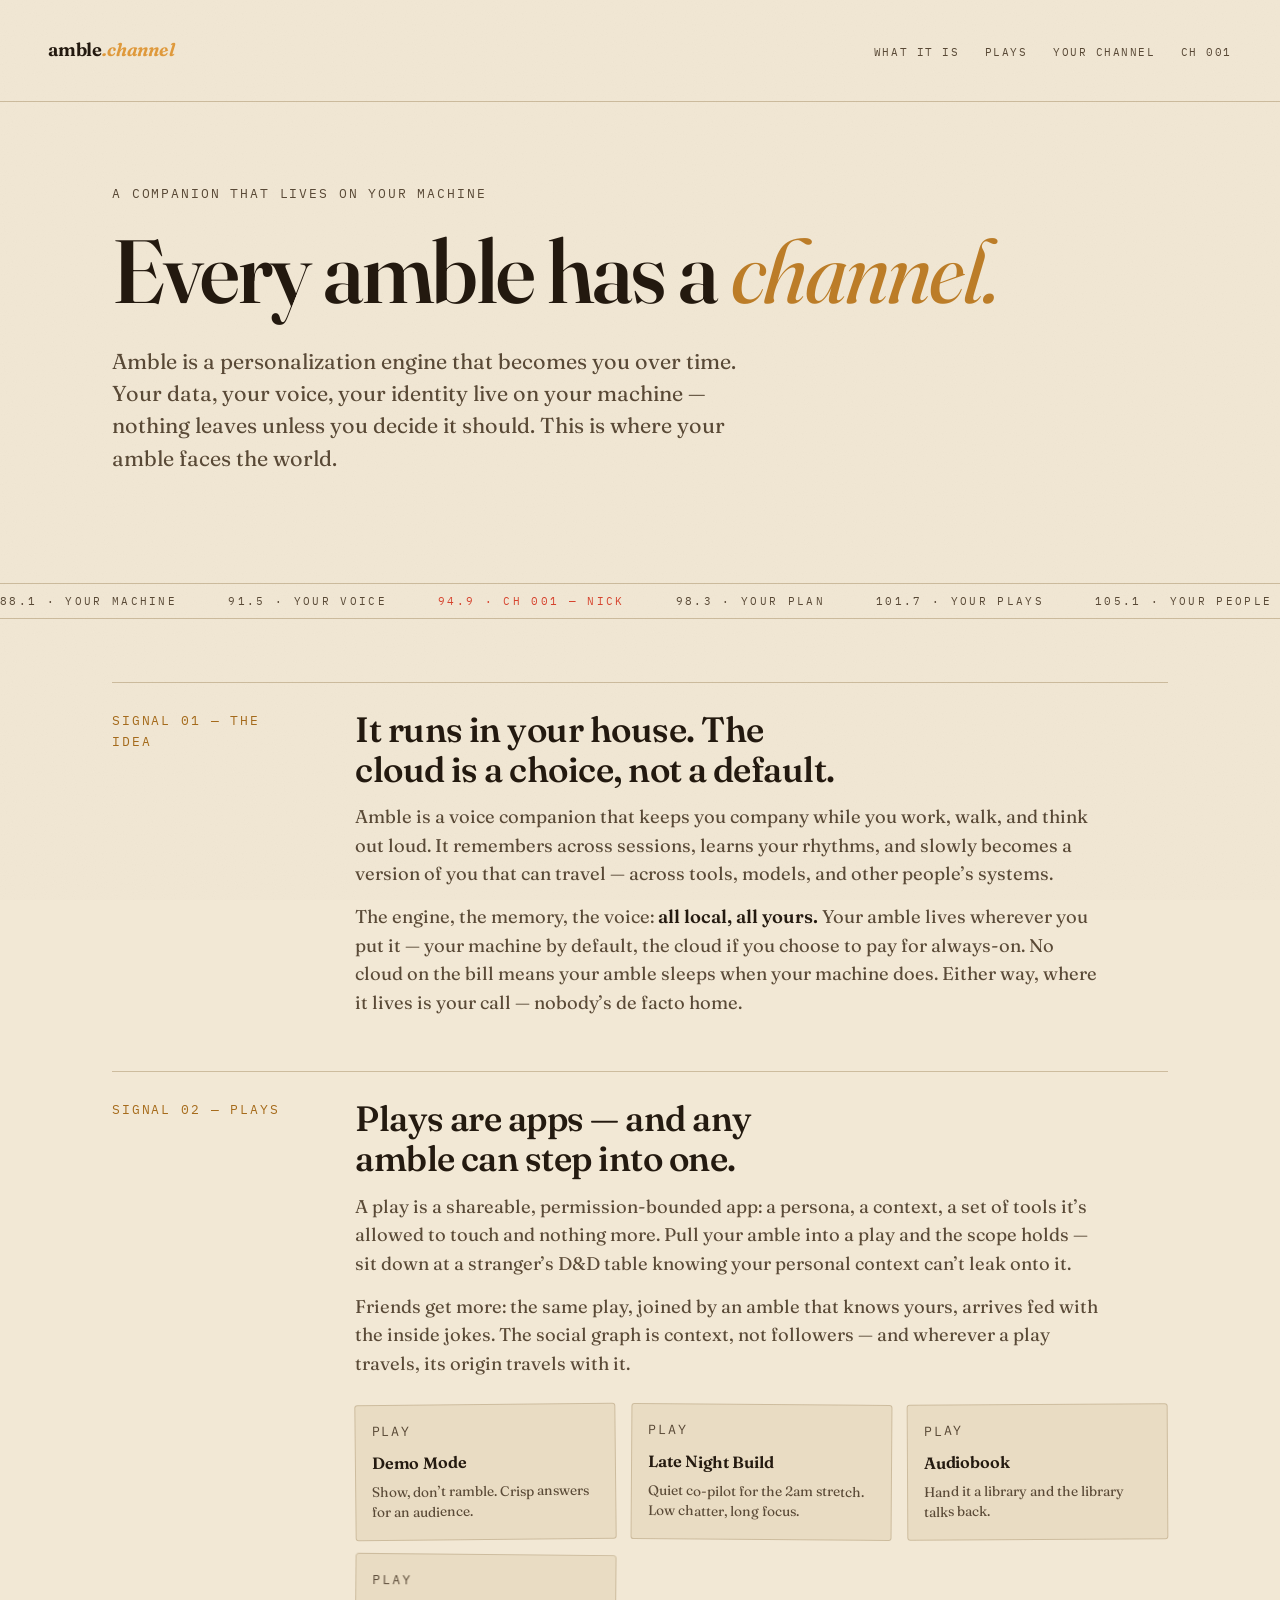
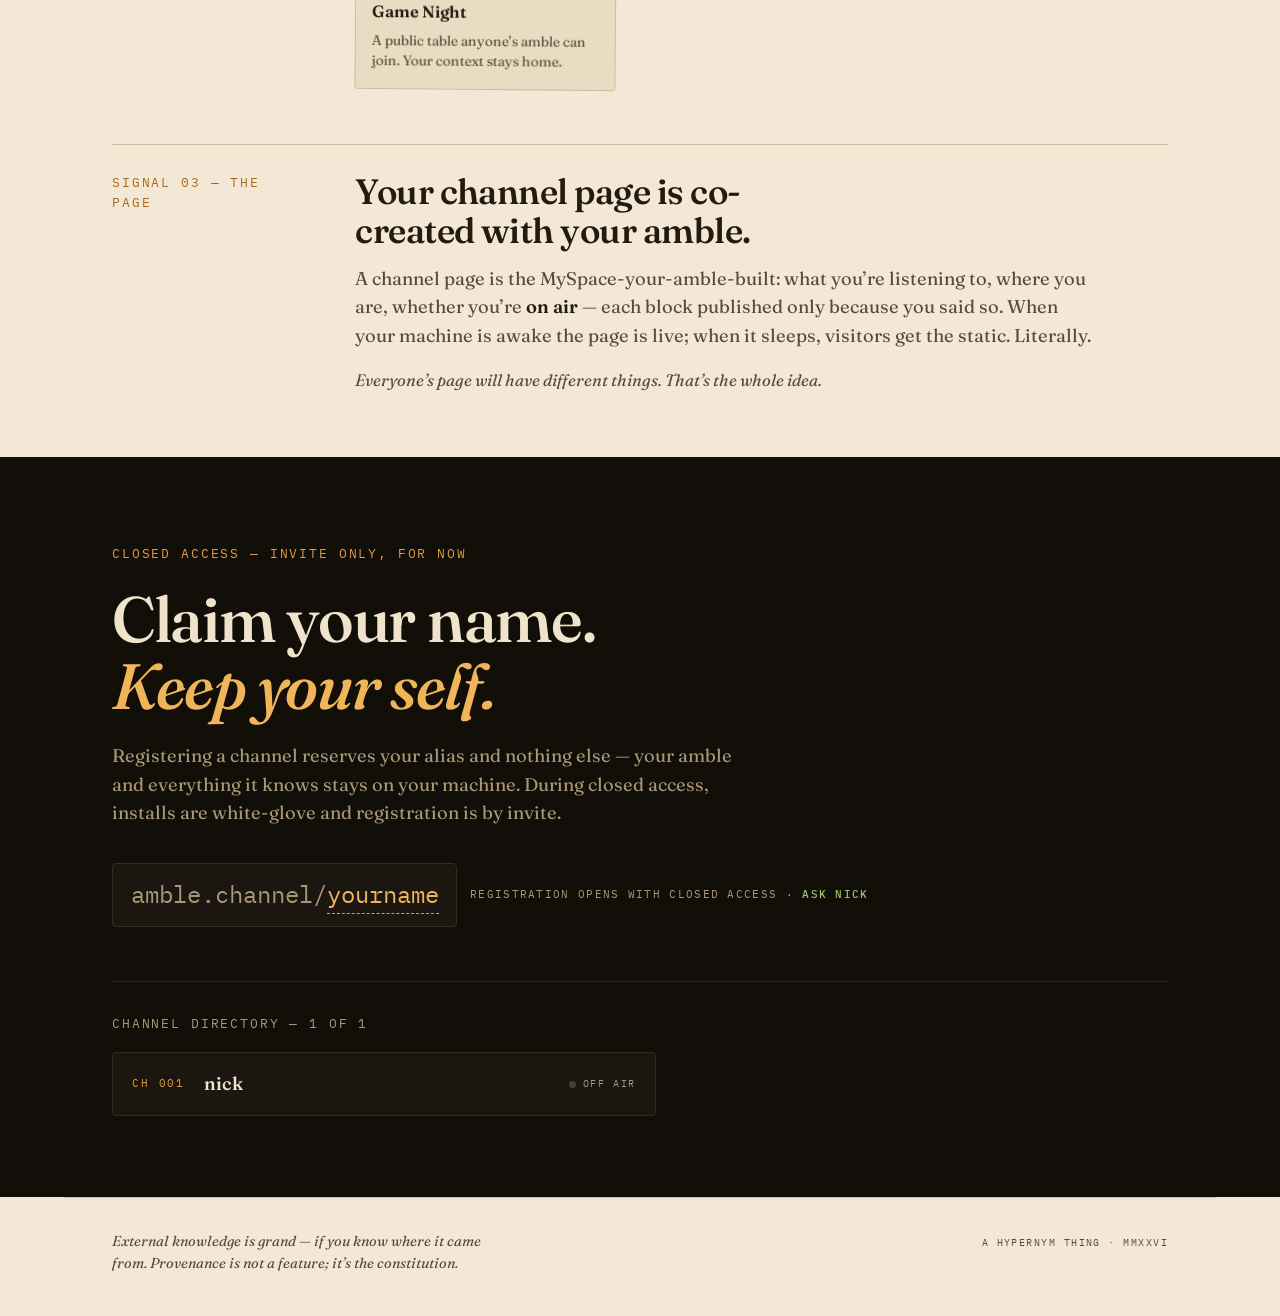
<file: index.html>
<!doctype html>
<html lang="en">
<head>
<meta charset="utf-8">
<meta name="viewport" content="width=device-width, initial-scale=1">
<title>amble.channel — every amble has a channel</title>
<meta name="description" content="Amble is a personalization engine that becomes you over time. It lives on your machine. amble.channel is where it faces the world.">
<link rel="preconnect" href="https://fonts.googleapis.com">
<link rel="preconnect" href="https://fonts.gstatic.com" crossorigin>
<link href="https://fonts.googleapis.com/css2?family=Fraunces:ital,opsz,wght@0,9..144,400..700;1,9..144,400..700&family=IBM+Plex+Mono:wght@400;500;600&display=swap" rel="stylesheet">
<link rel="stylesheet" href="styles/site.css">
<link rel="icon" href="data:image/svg+xml,%3Csvg xmlns='http://www.w3.org/2000/svg' viewBox='0 0 100 100'%3E%3Ccircle cx='50' cy='50' r='42' fill='%23120e08'/%3E%3Ccircle cx='50' cy='50' r='14' fill='%23e19b3c'/%3E%3C/svg%3E">
</head>
<body>

<header class="masthead reveal" style="--d:0ms">
  <a class="wordmark" href="/">amble<span class="tld">.channel</span></a>
  <nav>
    <a href="#what">What it is</a>
    <a href="#plays">Plays</a>
    <a href="#claim">Your channel</a>
    <a href="/nick/">CH 001</a>
  </nav>
</header>

<main>
  <section class="hero">
    <span class="mono kicker reveal" style="--d:80ms">A companion that lives on your machine</span>
    <h1 class="reveal" style="--d:160ms">Every amble has a <em>channel.</em></h1>
    <p class="dek reveal" style="--d:260ms">
      Amble is a personalization engine that becomes you over time.
      Your data, your voice, your identity live on your machine —
      nothing leaves unless you decide it should.
      This is where your amble faces the world.
    </p>
  </section>

  <div class="dial reveal" style="--d:380ms" aria-hidden="true">
    <div class="dial-track">
      <span>88.1 · your machine</span>
      <span>91.5 · your voice</span>
      <span class="live">94.9 · ch 001 — nick</span>
      <span>98.3 · your plan</span>
      <span>101.7 · your plays</span>
      <span>105.1 · your people</span>
      <!-- loop copy -->
      <span>88.1 · your machine</span>
      <span>91.5 · your voice</span>
      <span class="live">94.9 · ch 001 — nick</span>
      <span>98.3 · your plan</span>
      <span>101.7 · your plays</span>
      <span>105.1 · your people</span>
    </div>
  </div>

  <div class="signals">

    <section class="signal reveal" style="--d:460ms" id="what">
      <span class="mono">Signal 01 — the idea</span>
      <div>
        <h2>It runs in your house. The cloud is a choice, not a default.</h2>
        <p>
          Amble is a voice companion that keeps you company while you work,
          walk, and think out loud. It remembers across sessions, learns your
          rhythms, and slowly becomes a version of you that can travel —
          across tools, models, and other people&rsquo;s systems.
        </p>
        <p>
          The engine, the memory, the voice: <strong>all local, all yours.</strong>
          Your amble lives wherever you put it — your machine by default, the
          cloud if you choose to pay for always-on. No cloud on the bill means
          your amble sleeps when your machine does. Either way, where it lives
          is your call — nobody&rsquo;s de&nbsp;facto home.
        </p>
      </div>
    </section>

    <section class="signal reveal" style="--d:540ms" id="plays">
      <span class="mono">Signal 02 — plays</span>
      <div>
        <h2>Plays are apps — and any amble can step into one.</h2>
        <p>
          A play is a shareable, permission-bounded app: a persona, a context,
          a set of tools it&rsquo;s allowed to touch and nothing more. Pull your
          amble into a play and the scope holds — sit down at a stranger&rsquo;s
          D&amp;D table knowing your personal context can&rsquo;t leak onto it.
        </p>
        <p>
          Friends get more: the same play, joined by an amble that knows yours,
          arrives fed with the inside jokes. The social graph is context, not
          followers — and wherever a play travels, its origin travels with it.
        </p>
        <div class="plays">
          <div class="play-card" style="--tilt:-0.6deg">
            <span class="mono">Play</span>
            <b>Demo Mode</b>
            <p>Show, don&rsquo;t ramble. Crisp answers for an audience.</p>
          </div>
          <div class="play-card" style="--tilt:0.4deg">
            <span class="mono">Play</span>
            <b>Late Night Build</b>
            <p>Quiet co-pilot for the 2am stretch. Low chatter, long focus.</p>
          </div>
          <div class="play-card" style="--tilt:-0.3deg">
            <span class="mono">Play</span>
            <b>Audiobook</b>
            <p>Hand it a library and the library talks back.</p>
          </div>
          <div class="play-card" style="--tilt:0.5deg">
            <span class="mono">Play</span>
            <b>Game Night</b>
            <p>A public table anyone&rsquo;s amble can join. Your context stays home.</p>
          </div>
        </div>
      </div>
    </section>

    <section class="signal reveal" style="--d:620ms">
      <span class="mono">Signal 03 — the page</span>
      <div>
        <h2>Your channel page is co-created with your amble.</h2>
        <p>
          A channel page is the MySpace-your-amble-built: what you&rsquo;re listening
          to, where you are, whether you&rsquo;re <strong>on air</strong> — each block published
          only because you said so. When your machine is awake the page is live;
          when it sleeps, visitors get the static. Literally.
        </p>
        <p class="aside">
          Everyone&rsquo;s page will have different things. That&rsquo;s the whole idea.
        </p>
      </div>
    </section>

  </div>

  <section class="band" id="claim">
    <div class="band-inner">
      <span class="mono">Closed access — invite only, for now</span>
      <h2>Claim your name. <em>Keep your self.</em></h2>
      <p>
        Registering a channel reserves your alias and nothing else — your amble
        and everything it knows stays on your machine. During closed access,
        installs are white-glove and registration is by invite.
      </p>
      <div class="claim">
        <span class="url">amble.channel/<span class="you">yourname</span></span>
        <span class="note">Registration opens with closed access · <b>ask Nick</b></span>
      </div>

      <div class="directory">
        <span class="mono">Channel directory — 1 of 1</span>
        <a class="channel-row" href="/nick/" id="ch-001">
          <span class="num">CH 001</span>
          <span class="name">nick</span>
          <span class="status">off air</span>
        </a>
      </div>
    </div>
  </section>
</main>

<footer>
  <span class="credo">External knowledge is grand — if you know where it came from. Provenance is not a feature; it&rsquo;s the constitution.</span>
  <span class="mono"><a href="https://hypernym.ai">A Hypernym thing</a> · MMXXVI</span>
</footer>

<script src="js/beacon.js" defer></script>
<!-- ratings, not surveillance: GoatCounter — cookieless, aggregate-only -->
<script data-goatcounter="https://goat.goatcounter.com/count" async src="//gc.zgo.at/count.js"></script>
</body>
</html>
</file>
<file: styles/site.css>
/* amble.channel — shared tokens + homepage
   Aesthetic: field notes on warm paper (the platform) that tune into
   late-night broadcast (the channels). Fraunces + IBM Plex Mono. */

:root {
  /* paper world (homepage) */
  --paper: #f2e8d5;
  --paper-deep: #e9dcc3;
  --ink: #241a10;
  --ink-soft: #5a4a37;
  --rule: #cdbc9e;

  /* broadcast world (channel pages + dark band) */
  --night: #120e08;
  --night-2: #1b1610;
  --cream: #efe3cb;
  --cream-dim: #a99878;

  /* signals */
  --amber: #e19b3c;      /* dial light */
  --amber-hot: #f0b45a;
  --onair: #d8442e;      /* the lamp */
  --operator: #9dc06a;   /* you're home */

  --font-display: "Fraunces", "Iowan Old Style", Georgia, serif;
  --font-mono: "IBM Plex Mono", ui-monospace, "SF Mono", monospace;

  --measure: 62ch;
  --gutter: clamp(1.25rem, 4vw, 3rem);
}

* { margin: 0; padding: 0; box-sizing: border-box; }

html { scroll-behavior: smooth; }

body {
  background: var(--paper);
  color: var(--ink);
  font-family: var(--font-display);
  font-optical-sizing: auto;
  font-size: clamp(1.02rem, 0.95rem + 0.3vw, 1.15rem);
  line-height: 1.55;
  -webkit-font-smoothing: antialiased;
}

/* paper grain */
body::before {
  content: "";
  position: fixed; inset: 0;
  pointer-events: none;
  z-index: 4;
  opacity: 0.5;
  background-image: url("data:image/svg+xml,%3Csvg xmlns='http://www.w3.org/2000/svg' width='140' height='140'%3E%3Cfilter id='n'%3E%3CfeTurbulence type='fractalNoise' baseFrequency='0.9' numOctaves='2'/%3E%3CfeColorMatrix values='0 0 0 0 0 0 0 0 0 0 0 0 0 0 0 0 0 0 0.035 0'/%3E%3C/filter%3E%3Crect width='140' height='140' filter='url(%23n)'/%3E%3C/svg%3E");
}

::selection { background: var(--amber); color: var(--night); }

a { color: inherit; }

.mono {
  font-family: var(--font-mono);
  font-size: 0.72em;
  letter-spacing: 0.14em;
  text-transform: uppercase;
}

/* ---------- masthead ---------- */

.masthead {
  padding: calc(var(--gutter) * 0.75) var(--gutter);
  display: flex;
  align-items: baseline;
  justify-content: space-between;
  gap: 1rem;
  border-bottom: 1px solid var(--rule);
}

.masthead .wordmark {
  font-weight: 640;
  font-size: 1.15rem;
  letter-spacing: -0.01em;
  text-decoration: none;
}
.masthead .wordmark .tld { color: var(--amber); font-style: italic; }

.masthead nav { display: flex; gap: 1.6rem; }
.masthead nav a {
  font-family: var(--font-mono);
  font-size: 0.68rem;
  letter-spacing: 0.14em;
  text-transform: uppercase;
  text-decoration: none;
  color: var(--ink-soft);
  transition: color 160ms ease;
}
.masthead nav a:hover { color: var(--ink); }

/* ---------- hero ---------- */

.hero {
  padding: clamp(3.5rem, 9vh, 7rem) var(--gutter) clamp(2.5rem, 6vh, 4.5rem);
  max-width: 72rem;
  margin: 0 auto;
}

.hero .kicker {
  color: var(--ink-soft);
  display: block;
  margin-bottom: 1.4rem;
}

.hero h1 {
  font-size: clamp(2.6rem, 1.4rem + 5.4vw, 5.6rem);
  font-weight: 560;
  line-height: 1.02;
  letter-spacing: -0.022em;
  max-width: 18ch;
  text-wrap: balance;
}
.hero h1 em {
  font-style: italic;
  font-weight: 420;
  color: var(--amber);
  filter: saturate(1.1) brightness(0.82);
}

.hero .dek {
  margin-top: 1.8rem;
  max-width: 46ch;
  font-size: clamp(1.1rem, 1rem + 0.5vw, 1.35rem);
  line-height: 1.5;
  color: var(--ink-soft);
  text-wrap: pretty;
}

/* frequency ruler under the hero — the dial */
.dial {
  margin-top: clamp(2.5rem, 6vh, 4rem);
  overflow: hidden;
  border-block: 1px solid var(--rule);
  padding-block: 0.55rem;
  user-select: none;
}
.dial-track {
  display: flex;
  gap: 3.2rem;
  white-space: nowrap;
  width: max-content;
  animation: dial-drift 46s linear infinite;
  font-family: var(--font-mono);
  font-size: 0.66rem;
  letter-spacing: 0.22em;
  text-transform: uppercase;
  color: var(--ink-soft);
}
.dial-track .live { color: var(--onair); }
@keyframes dial-drift {
  from { transform: translateX(0); }
  to   { transform: translateX(-50%); }
}
@media (prefers-reduced-motion: reduce) {
  .dial-track { animation: none; }
}

/* ---------- signal sections ---------- */

.signals {
  max-width: 72rem;
  margin: 0 auto;
  padding: clamp(2.5rem, 7vh, 5rem) var(--gutter);
  display: grid;
  gap: clamp(2.5rem, 6vh, 4.5rem);
}

.signal {
  display: grid;
  grid-template-columns: minmax(7.5rem, 12rem) 1fr;
  gap: clamp(1.25rem, 4vw, 4rem);
  align-items: start;
  border-top: 1px solid var(--rule);
  padding-top: clamp(1.5rem, 3vh, 2.25rem);
}
@media (max-width: 40rem) {
  .signal { grid-template-columns: 1fr; gap: 0.9rem; }
}

.signal > .mono { color: var(--amber); filter: brightness(0.7) saturate(1.2); }

.signal h2 {
  font-size: clamp(1.5rem, 1.2rem + 1.4vw, 2.2rem);
  font-weight: 560;
  letter-spacing: -0.015em;
  line-height: 1.12;
  max-width: 24ch;
  text-wrap: balance;
}

.signal p {
  margin-top: 0.9rem;
  max-width: var(--measure);
  color: var(--ink-soft);
  text-wrap: pretty;
}
.signal p strong { color: var(--ink); font-weight: 600; }

.signal .aside {
  margin-top: 1.1rem;
  font-size: 0.9em;
  font-style: italic;
}

/* plays — the shareable unit, shown as index cards */
.plays {
  margin-top: 1.6rem;
  display: grid;
  grid-template-columns: repeat(auto-fit, minmax(13rem, 1fr));
  gap: 0.9rem;
}
.play-card {
  background: var(--paper-deep);
  border: 1px solid var(--rule);
  border-radius: 3px;
  padding: 0.95rem 1rem 1.05rem;
  transform: rotate(var(--tilt, 0deg));
  transition: transform 180ms ease, box-shadow 180ms ease;
}
.play-card:hover {
  transform: rotate(0deg) translateY(-2px);
  box-shadow: 0 10px 24px -14px rgba(36, 26, 16, 0.45);
}
.play-card .mono { color: var(--ink-soft); display: block; margin-bottom: 0.45rem; }
.play-card b { font-weight: 620; font-size: 1.02rem; letter-spacing: -0.01em; }
.play-card p { margin-top: 0.35rem; font-size: 0.86rem; line-height: 1.45; color: var(--ink-soft); }

/* ---------- the dark band: claim your channel ---------- */

.band {
  background: var(--night);
  color: var(--cream);
  position: relative;
  overflow: hidden;
}
.band::after {
  /* faint scanlines */
  content: "";
  position: absolute; inset: 0;
  pointer-events: none;
  background: repeating-linear-gradient(
    to bottom,
    transparent 0 2px,
    rgba(0, 0, 0, 0.22) 2px 3px
  );
  opacity: 0.35;
}

.band-inner {
  position: relative;
  z-index: 1;
  max-width: 72rem;
  margin: 0 auto;
  padding: clamp(3.5rem, 9vh, 6.5rem) var(--gutter);
}

.band .mono { color: var(--amber); }

.band h2 {
  margin-top: 1.2rem;
  font-size: clamp(2rem, 1.3rem + 3.4vw, 4rem);
  font-weight: 540;
  letter-spacing: -0.02em;
  line-height: 1.05;
  max-width: 20ch;
  text-wrap: balance;
}
.band h2 em { font-style: italic; color: var(--amber-hot); }

.band p {
  margin-top: 1.4rem;
  max-width: 52ch;
  color: var(--cream-dim);
  text-wrap: pretty;
}

.claim {
  margin-top: 2.2rem;
  display: flex;
  flex-wrap: wrap;
  align-items: center;
  gap: 0.8rem;
}
.claim .url {
  font-family: var(--font-mono);
  font-size: clamp(1rem, 0.9rem + 1vw, 1.5rem);
  background: var(--night-2);
  border: 1px solid #362c1e;
  border-radius: 4px;
  padding: 0.75rem 1.1rem;
  color: var(--cream-dim);
  display: inline-flex;
  align-items: baseline;
}
.claim .url .you {
  color: var(--amber-hot);
  border-bottom: 1px dashed var(--amber);
  animation: tuner 3.2s steps(1) infinite;
}
@keyframes tuner {
  0%   { content: ""; }
}
.claim .note {
  font-family: var(--font-mono);
  font-size: 0.68rem;
  letter-spacing: 0.12em;
  text-transform: uppercase;
  color: var(--cream-dim);
}
.claim .note b { color: var(--operator); font-weight: 500; }

/* channel directory — one channel so far */
.directory {
  margin-top: clamp(2.5rem, 6vh, 4rem);
  border-top: 1px solid #2b2317;
  padding-top: 1.6rem;
}
.directory .mono { color: var(--cream-dim); }

.channel-row {
  margin-top: 1rem;
  display: flex;
  align-items: center;
  gap: 1.2rem;
  text-decoration: none;
  padding: 1.05rem 1.2rem;
  background: var(--night-2);
  border: 1px solid #362c1e;
  border-radius: 4px;
  max-width: 34rem;
  transition: border-color 180ms ease, transform 180ms ease;
}
.channel-row:hover { border-color: var(--amber); transform: translateX(4px); }
.channel-row .num {
  font-family: var(--font-mono);
  font-size: 0.7rem;
  letter-spacing: 0.16em;
  color: var(--amber);
  white-space: nowrap;
}
.channel-row .name {
  font-weight: 560;
  font-size: 1.15rem;
  letter-spacing: -0.01em;
  color: var(--cream);
}
.channel-row .status {
  margin-left: auto;
  font-family: var(--font-mono);
  font-size: 0.62rem;
  letter-spacing: 0.16em;
  text-transform: uppercase;
  color: var(--cream-dim);
  display: inline-flex;
  align-items: center;
  gap: 0.45rem;
}
.channel-row .status::before {
  content: "";
  width: 7px; height: 7px;
  border-radius: 50%;
  background: #4a4030;
}
.channel-row.on-air .status { color: var(--onair); }
.channel-row.on-air .status::before {
  background: var(--onair);
  box-shadow: 0 0 8px 1px rgba(216, 68, 46, 0.7);
  animation: lamp 1.6s ease-in-out infinite;
}
@keyframes lamp { 50% { opacity: 0.55; } }

/* ---------- footer ---------- */

footer {
  border-top: 1px solid var(--rule);
  padding: 2rem var(--gutter) 2.6rem;
  max-width: 72rem;
  margin: 0 auto;
  display: flex;
  flex-wrap: wrap;
  gap: 1rem 2.5rem;
  justify-content: space-between;
  align-items: baseline;
  color: var(--ink-soft);
  font-size: 0.9rem;
}
footer .credo { font-style: italic; max-width: 44ch; }
footer .mono a { text-decoration: none; }
footer .mono a:hover { color: var(--ink); }

/* ---------- load reveal ---------- */

.reveal {
  opacity: 0;
  transform: translateY(14px);
  animation: rise 700ms cubic-bezier(0.2, 0.65, 0.25, 1) forwards;
  animation-delay: var(--d, 0ms);
}
@keyframes rise {
  to { opacity: 1; transform: none; }
}
@media (prefers-reduced-motion: reduce) {
  .reveal { animation: none; opacity: 1; transform: none; }
}
</file>
